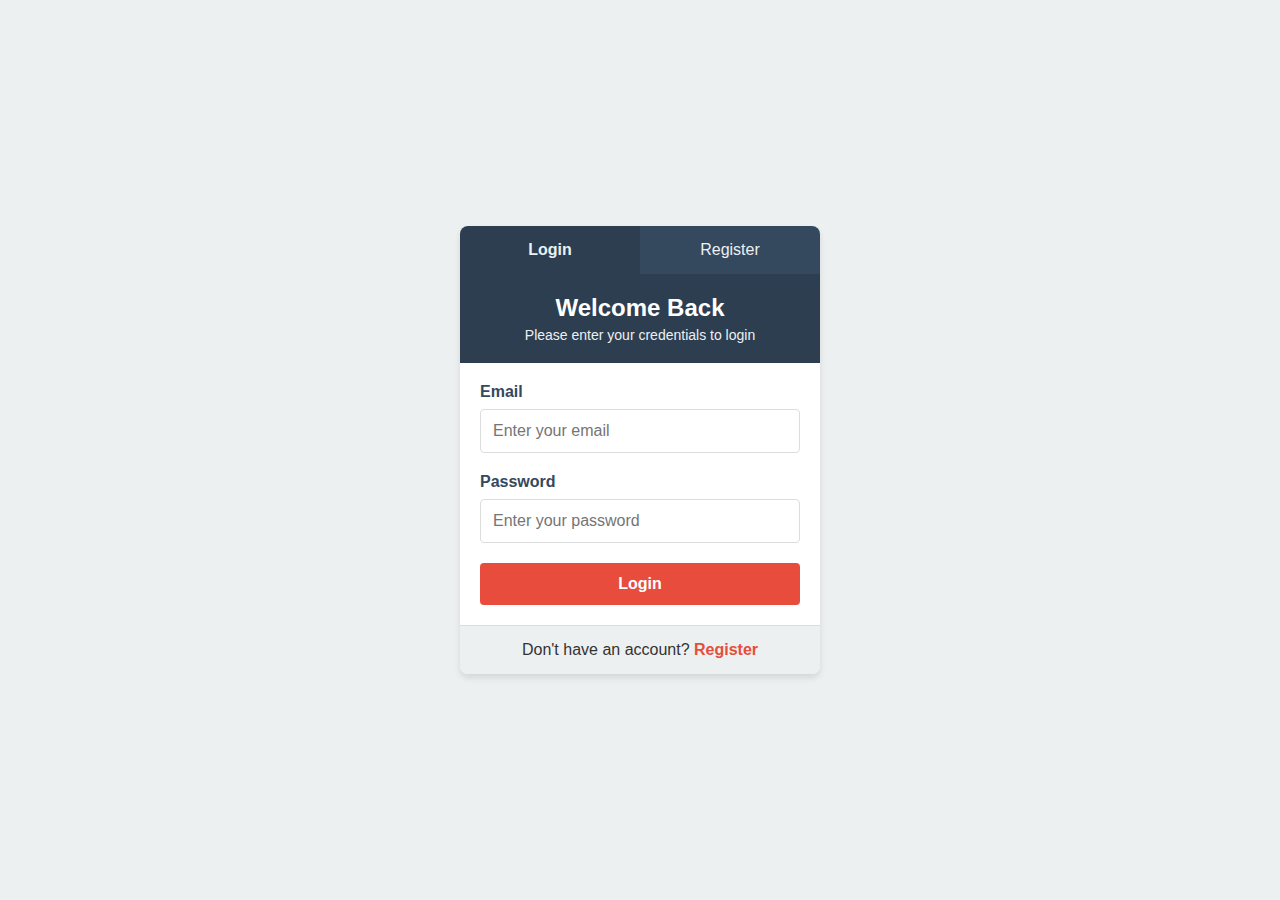
<file: login.html>
<!DOCTYPE html>
<html lang="en">
<head>
    <meta charset="UTF-8">
    <meta name="viewport" content="width=device-width, initial-scale=1.0">
    <title>Login/Register</title>
    <link rel="icon" href="images.jpeg">
    <link rel="stylesheet" href="style-login.css">
</head>
<body>
    <div class="container">
        <div class="form-container">
            <div class="tabs">
                <div class="tab active" onclick="switchTab('login')">Login</div>
                <div class="tab" onclick="switchTab('register')">Register</div>
            </div>
            
            <div class="form-header">
                <h2 id="form-title">Welcome Back</h2>
                <p id="form-subtitle">Please enter your credentials to login</p>
            </div>
            
            <div class="form-body">
                <!-- Login Form -->
                <div id="login-form" class="tab-content active">
                    <form>
                        <div class="form-group">
                            <label for="login-email">Email</label>
                            <input type="email" id="login-email" placeholder="Enter your email" required>
                        </div>
                        <div class="form-group">
                            <label for="login-password">Password</label>
                            <input type="password" id="login-password" placeholder="Enter your password" required>
                        </div>
                        <button type="submit" class="btn">Login</button>
                    </form>
                </div>
                
                <!-- Register Form -->
                <div id="register-form" class="tab-content">
                    <form>
                        <div class="form-group">
                            <label for="register-name">Full Name</label>
                            <input type="text" id="register-name" placeholder="Enter your full name" required>
                        </div>
                        <div class="form-group">
                            <label for="register-email">Email</label>
                            <input type="email" id="register-email" placeholder="Enter your email" required>
                        </div>
                        <div class="form-group">
                            <label for="register-password">Password</label>
                            <input type="password" id="register-password" placeholder="Create a password" required>
                        </div>
                        <div class="form-group">
                            <label for="register-confirm">Confirm Password</label>
                            <input type="password" id="register-confirm" placeholder="Confirm your password" required>
                        </div>
                        <button type="submit" class="btn">Register</button>
                    </form>
                </div>
            </div>
            
            <div class="form-footer">
                <p id="form-footer-text">Don't have an account? <a href="#" onclick="switchTab('register')">Register</a></p>
            </div>
        </div>
    </div>

    <script>
        function switchTab(tabName) {
            // Update tabs
            document.querySelectorAll('.tab').forEach(tab => {
                tab.classList.remove('active');
            });
            
            if (tabName === 'login') {
                document.querySelector('.tab:nth-child(1)').classList.add('active');
                document.querySelector('.form-footer p').innerHTML = 'Don\'t have an account? <a href="#" onclick="switchTab(\'register\')">Register</a>';
            } else {
                document.querySelector('.tab:nth-child(2)').classList.add('active');
                document.querySelector('.form-footer p').innerHTML = 'Already have an account? <a href="#" onclick="switchTab(\'login\')">Login</a>';
            }
            
            // Update forms
            document.querySelectorAll('.tab-content').forEach(content => {
                content.classList.remove('active');
            });
            document.getElementById(tabName + '-form').classList.add('active');
            
            // Update header
            if (tabName === 'login') {
                document.getElementById('form-title').textContent = 'Welcome Back';
                document.getElementById('form-subtitle').textContent = 'Please enter your credentials to login';
            } else {
                document.getElementById('form-title').textContent = 'Create Account';
                document.getElementById('form-subtitle').textContent = 'Fill in your details to get started';
            }
        }
    </script>
</body>
</html>
</file>
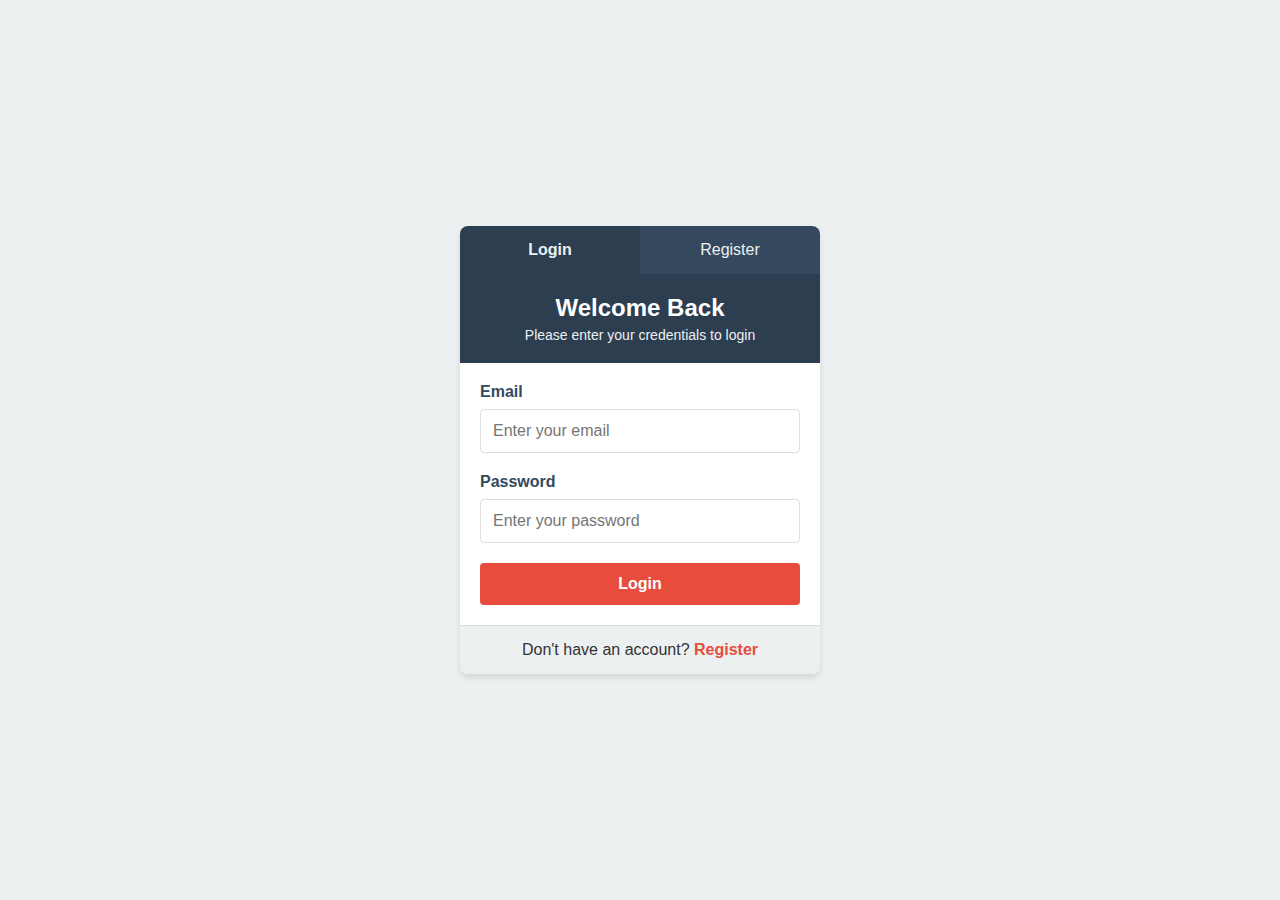
<file: Assignment-1/login.html>
<!DOCTYPE html>
<html lang="en">
<head>
    <meta charset="UTF-8">
    <meta name="viewport" content="width=device-width, initial-scale=1.0">
    <title>Login/Register</title>
    <link rel="icon" href="images.jpeg">
    <link rel="stylesheet" href="style-login.css">
</head>
<body>
    <div class="container">
        <div class="form-container">
            <div class="tabs">
                <div class="tab active" onclick="switchTab('login')">Login</div>
                <div class="tab" onclick="switchTab('register')">Register</div>
            </div>
            
            <div class="form-header">
                <h2 id="form-title">Welcome Back</h2>
                <p id="form-subtitle">Please enter your credentials to login</p>
            </div>
            
            <div class="form-body">
                <!-- Login Form -->
                <div id="login-form" class="tab-content active">
                    <form>
                        <div class="form-group">
                            <label for="login-email">Email</label>
                            <input type="email" id="login-email" placeholder="Enter your email" required>
                        </div>
                        <div class="form-group">
                            <label for="login-password">Password</label>
                            <input type="password" id="login-password" placeholder="Enter your password" required>
                        </div>
                        <button type="submit" class="btn">Login</button>
                    </form>
                </div>
                
                <!-- Register Form -->
                <div id="register-form" class="tab-content">
                    <form>
                        <div class="form-group">
                            <label for="register-name">Full Name</label>
                            <input type="text" id="register-name" placeholder="Enter your full name" required>
                        </div>
                        <div class="form-group">
                            <label for="register-email">Email</label>
                            <input type="email" id="register-email" placeholder="Enter your email" required>
                        </div>
                        <div class="form-group">
                            <label for="register-password">Password</label>
                            <input type="password" id="register-password" placeholder="Create a password" required>
                        </div>
                        <div class="form-group">
                            <label for="register-confirm">Confirm Password</label>
                            <input type="password" id="register-confirm" placeholder="Confirm your password" required>
                        </div>
                        <button type="submit" class="btn">Register</button>
                    </form>
                </div>
            </div>
            
            <div class="form-footer">
                <p id="form-footer-text">Don't have an account? <a href="#" onclick="switchTab('register')">Register</a></p>
            </div>
        </div>
    </div>

    <script>
        function switchTab(tabName) {
            // Update tabs
            document.querySelectorAll('.tab').forEach(tab => {
                tab.classList.remove('active');
            });
            
            if (tabName === 'login') {
                document.querySelector('.tab:nth-child(1)').classList.add('active');
                document.querySelector('.form-footer p').innerHTML = 'Don\'t have an account? <a href="#" onclick="switchTab(\'register\')">Register</a>';
            } else {
                document.querySelector('.tab:nth-child(2)').classList.add('active');
                document.querySelector('.form-footer p').innerHTML = 'Already have an account? <a href="#" onclick="switchTab(\'login\')">Login</a>';
            }
            
            // Update forms
            document.querySelectorAll('.tab-content').forEach(content => {
                content.classList.remove('active');
            });
            document.getElementById(tabName + '-form').classList.add('active');
            
            // Update header
            if (tabName === 'login') {
                document.getElementById('form-title').textContent = 'Welcome Back';
                document.getElementById('form-subtitle').textContent = 'Please enter your credentials to login';
            } else {
                document.getElementById('form-title').textContent = 'Create Account';
                document.getElementById('form-subtitle').textContent = 'Fill in your details to get started';
            }
        }
    </script>
</body>
</html>
</file>
<file: style-login.css>
:root {
  --primary-color: #2c3e50;
  --secondary-color: #34495e;
  --accent-color: #e74c3c;
  --light-color: #ecf0f1;
  --dark-color: #2c3e50;
  --text-color: #333;
  --text-light: #7f8c8d;
  --white: #fff;
  --black: #000;
}

* {
  margin: 0;
  padding: 0;
  box-sizing: border-box;
  font-family: 'Segoe UI', Tahoma, Geneva, Verdana, sans-serif;
}

body {
  background-color: var(--light-color);
  color: var(--text-color);
  display: flex;
  justify-content: center;
  align-items: center;
  min-height: 100vh;
}

.container {
  width: 100%;
  max-width: 400px;
  padding: 20px;
}

.form-container {
  background-color: var(--white);
  border-radius: 8px;
  box-shadow: 0 4px 6px rgba(0, 0, 0, 0.1);
  overflow: hidden;
}

.form-header {
  background-color: var(--primary-color);
  color: var(--white);
  padding: 20px;
  text-align: center;
}

.form-header h2 {
  font-size: 24px;
  margin-bottom: 5px;
}

.form-header p {
  font-size: 14px;
  color: var(--light-color);
}

.form-body {
  padding: 20px;
}

.form-group {
  margin-bottom: 20px;
}

.form-group label {
  display: block;
  margin-bottom: 8px;
  font-weight: 600;
  color: var(--secondary-color);
}

.form-group input {
  width: 100%;
  padding: 12px;
  border: 1px solid #ddd;
  border-radius: 4px;
  font-size: 16px;
  transition: border-color 0.3s;
}

.form-group input:focus {
  border-color: var(--accent-color);
  outline: none;
}

.btn {
  width: 100%;
  padding: 12px;
  background-color: var(--accent-color);
  color: var(--white);
  border: none;
  border-radius: 4px;
  font-size: 16px;
  font-weight: 600;
  cursor: pointer;
  transition: background-color 0.3s;
}

.btn:hover {
  background-color: #c0392b;
}

.form-footer {
  text-align: center;
  padding: 15px 20px;
  background-color: var(--light-color);
  border-top: 1px solid #ddd;
}

.form-footer a {
  color: var(--accent-color);
  text-decoration: none;
  font-weight: 600;
}

.form-footer a:hover {
  text-decoration: underline;
}

.tabs {
  display: flex;
}

.tab {
  flex: 1;
  text-align: center;
  padding: 15px;
  background-color: var(--secondary-color);
  color: var(--light-color);
  cursor: pointer;
  transition: all 0.3s;
}

.tab.active {
  background-color: var(--primary-color);
  font-weight: 600;
}

.tab-content {
  display: none;
}

.tab-content.active {
  display: block;
}
</file>
<file: Assignment-1/style-login.css>
:root {
  --primary-color: #2c3e50;
  --secondary-color: #34495e;
  --accent-color: #e74c3c;
  --light-color: #ecf0f1;
  --dark-color: #2c3e50;
  --text-color: #333;
  --text-light: #7f8c8d;
  --white: #fff;
  --black: #000;
}

* {
  margin: 0;
  padding: 0;
  box-sizing: border-box;
  font-family: 'Segoe UI', Tahoma, Geneva, Verdana, sans-serif;
}

body {
  background-color: var(--light-color);
  color: var(--text-color);
  display: flex;
  justify-content: center;
  align-items: center;
  min-height: 100vh;
}

.container {
  width: 100%;
  max-width: 400px;
  padding: 20px;
}

.form-container {
  background-color: var(--white);
  border-radius: 8px;
  box-shadow: 0 4px 6px rgba(0, 0, 0, 0.1);
  overflow: hidden;
}

.form-header {
  background-color: var(--primary-color);
  color: var(--white);
  padding: 20px;
  text-align: center;
}

.form-header h2 {
  font-size: 24px;
  margin-bottom: 5px;
}

.form-header p {
  font-size: 14px;
  color: var(--light-color);
}

.form-body {
  padding: 20px;
}

.form-group {
  margin-bottom: 20px;
}

.form-group label {
  display: block;
  margin-bottom: 8px;
  font-weight: 600;
  color: var(--secondary-color);
}

.form-group input {
  width: 100%;
  padding: 12px;
  border: 1px solid #ddd;
  border-radius: 4px;
  font-size: 16px;
  transition: border-color 0.3s;
}

.form-group input:focus {
  border-color: var(--accent-color);
  outline: none;
}

.btn {
  width: 100%;
  padding: 12px;
  background-color: var(--accent-color);
  color: var(--white);
  border: none;
  border-radius: 4px;
  font-size: 16px;
  font-weight: 600;
  cursor: pointer;
  transition: background-color 0.3s;
}

.btn:hover {
  background-color: #c0392b;
}

.form-footer {
  text-align: center;
  padding: 15px 20px;
  background-color: var(--light-color);
  border-top: 1px solid #ddd;
}

.form-footer a {
  color: var(--accent-color);
  text-decoration: none;
  font-weight: 600;
}

.form-footer a:hover {
  text-decoration: underline;
}

.tabs {
  display: flex;
}

.tab {
  flex: 1;
  text-align: center;
  padding: 15px;
  background-color: var(--secondary-color);
  color: var(--light-color);
  cursor: pointer;
  transition: all 0.3s;
}

.tab.active {
  background-color: var(--primary-color);
  font-weight: 600;
}

.tab-content {
  display: none;
}

.tab-content.active {
  display: block;
}
</file>
